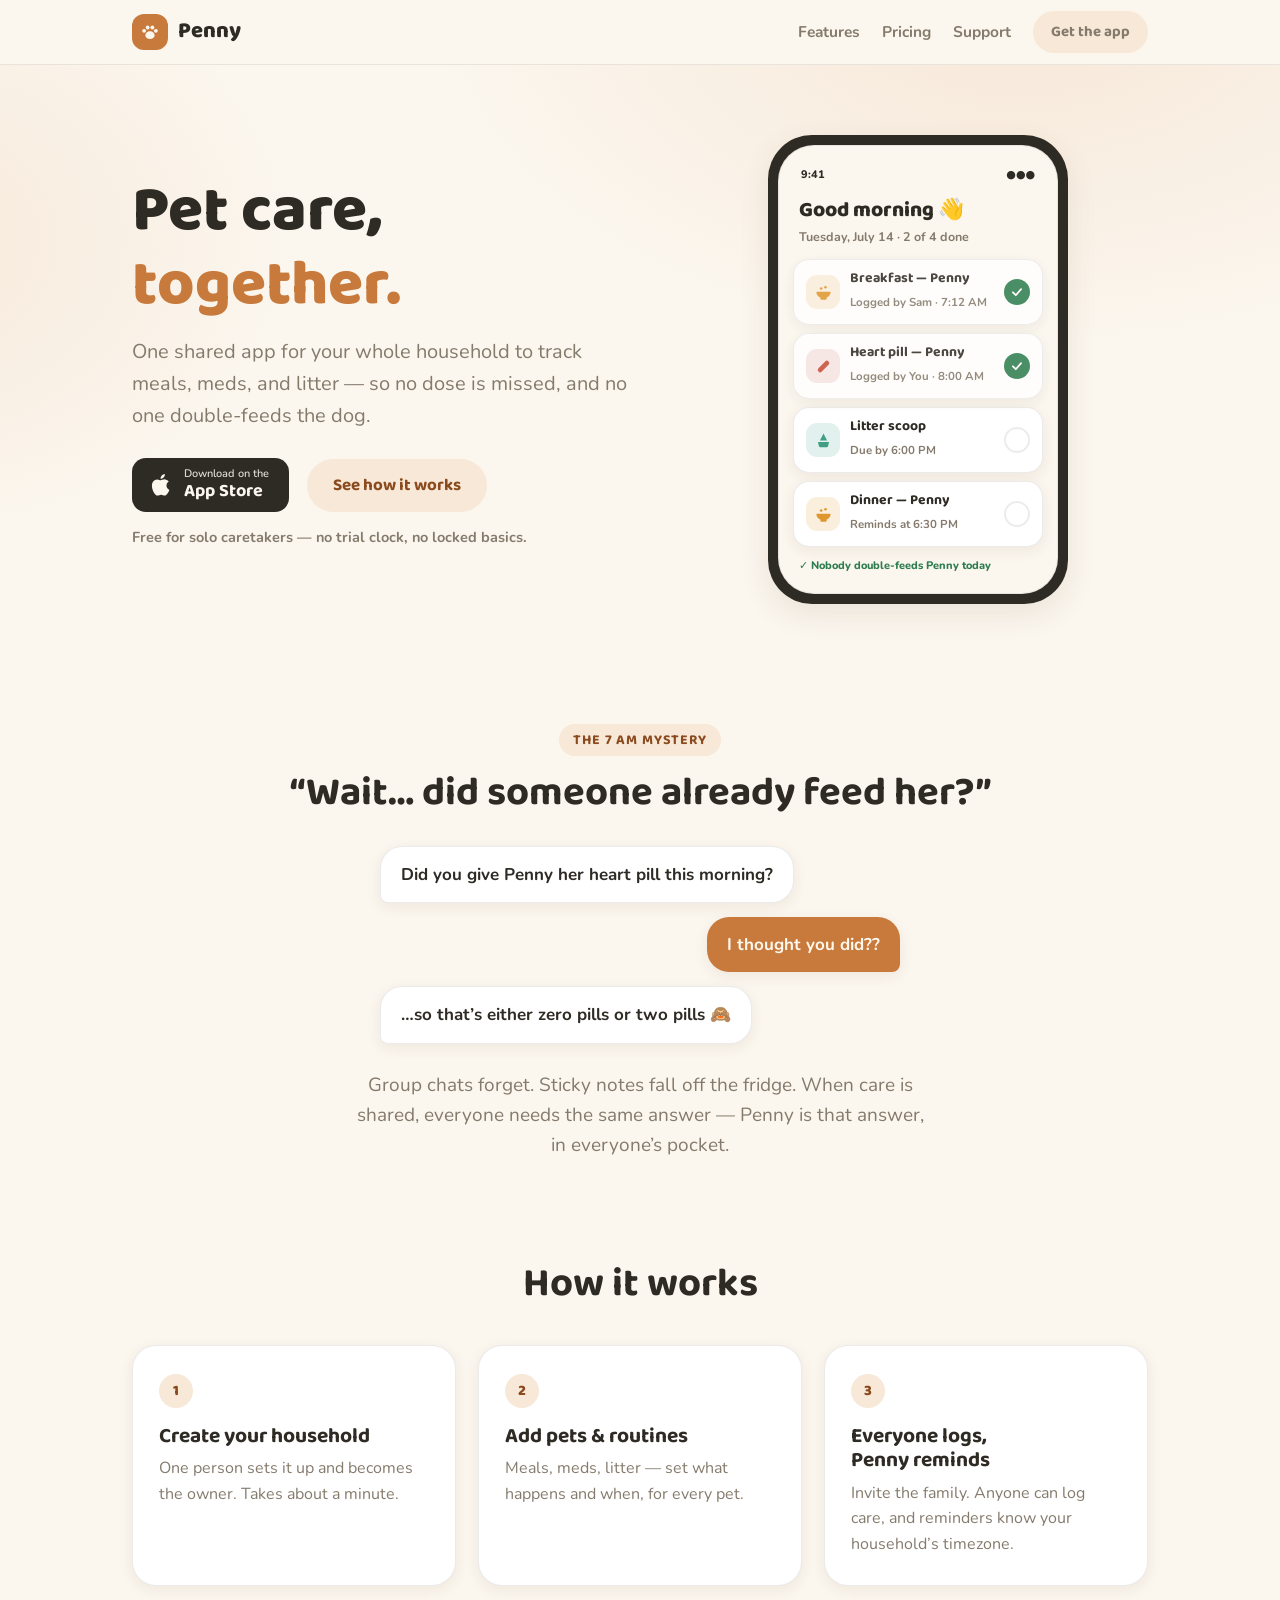
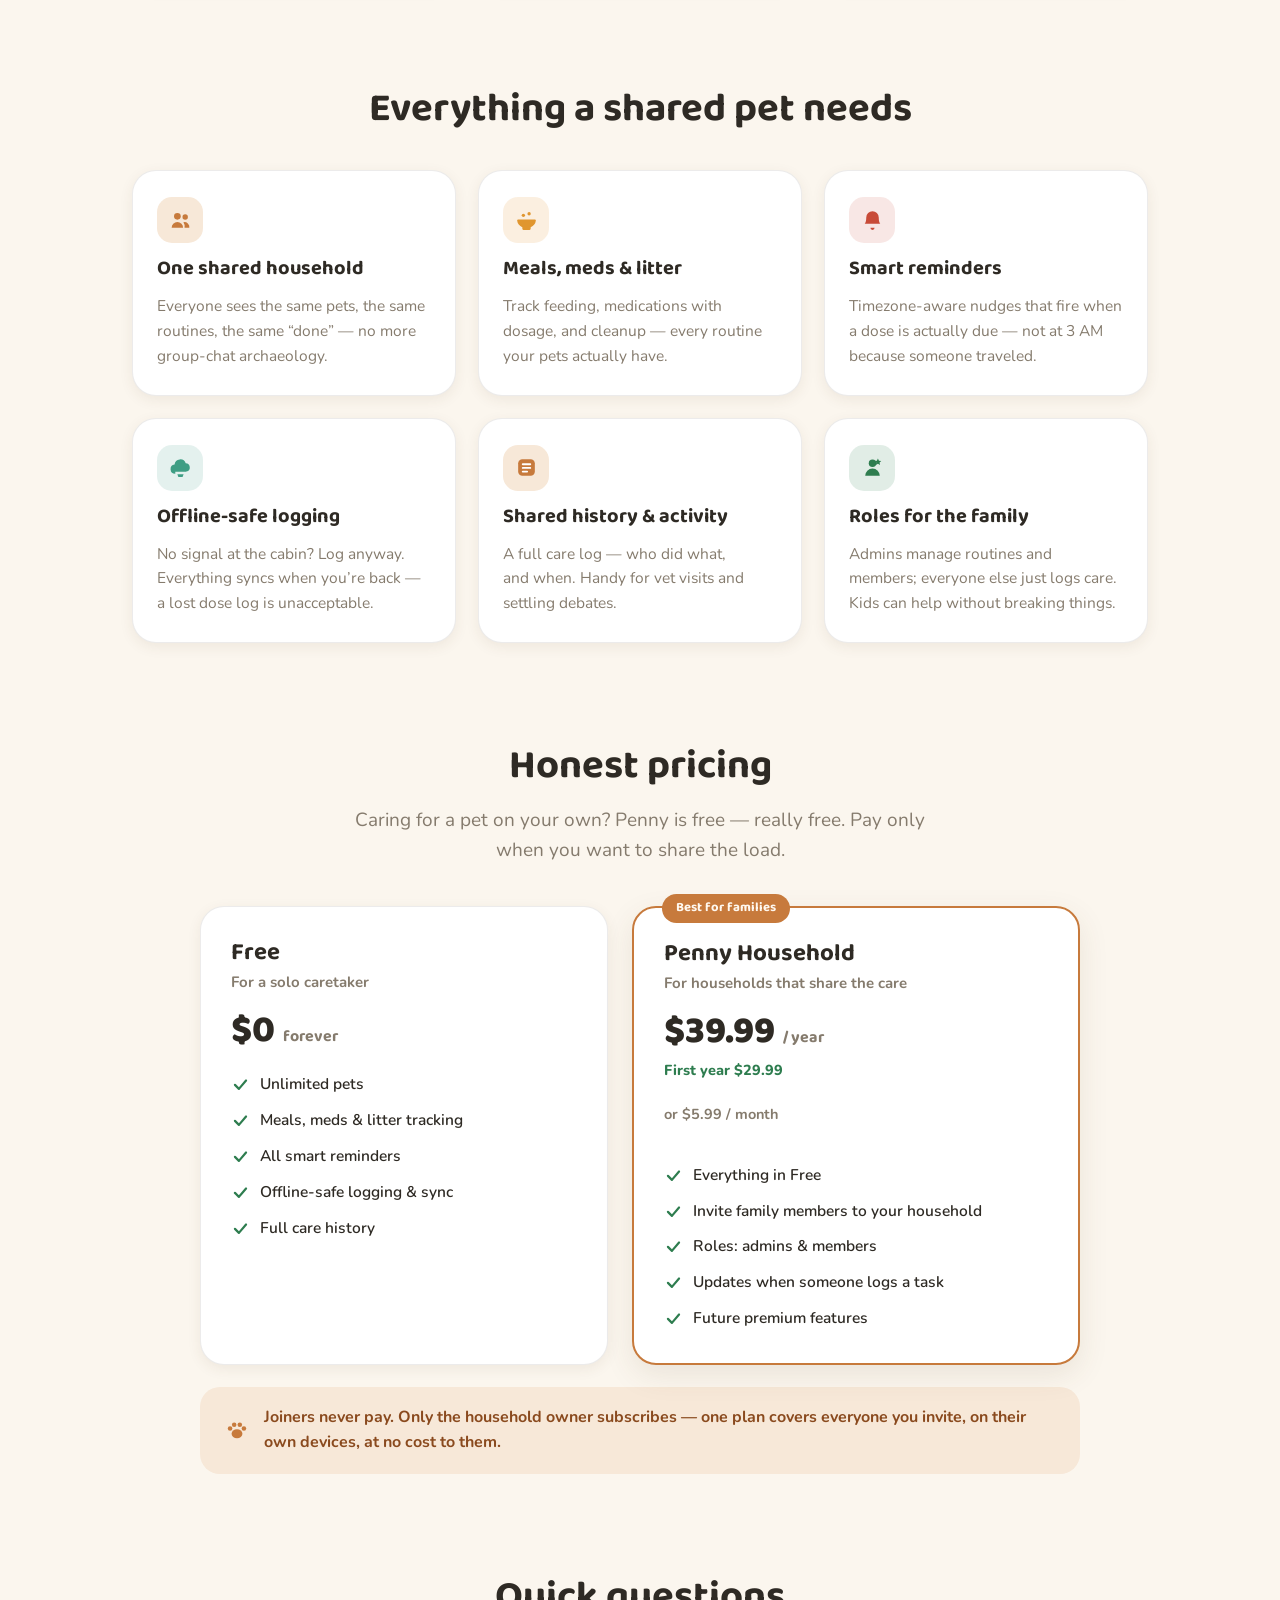
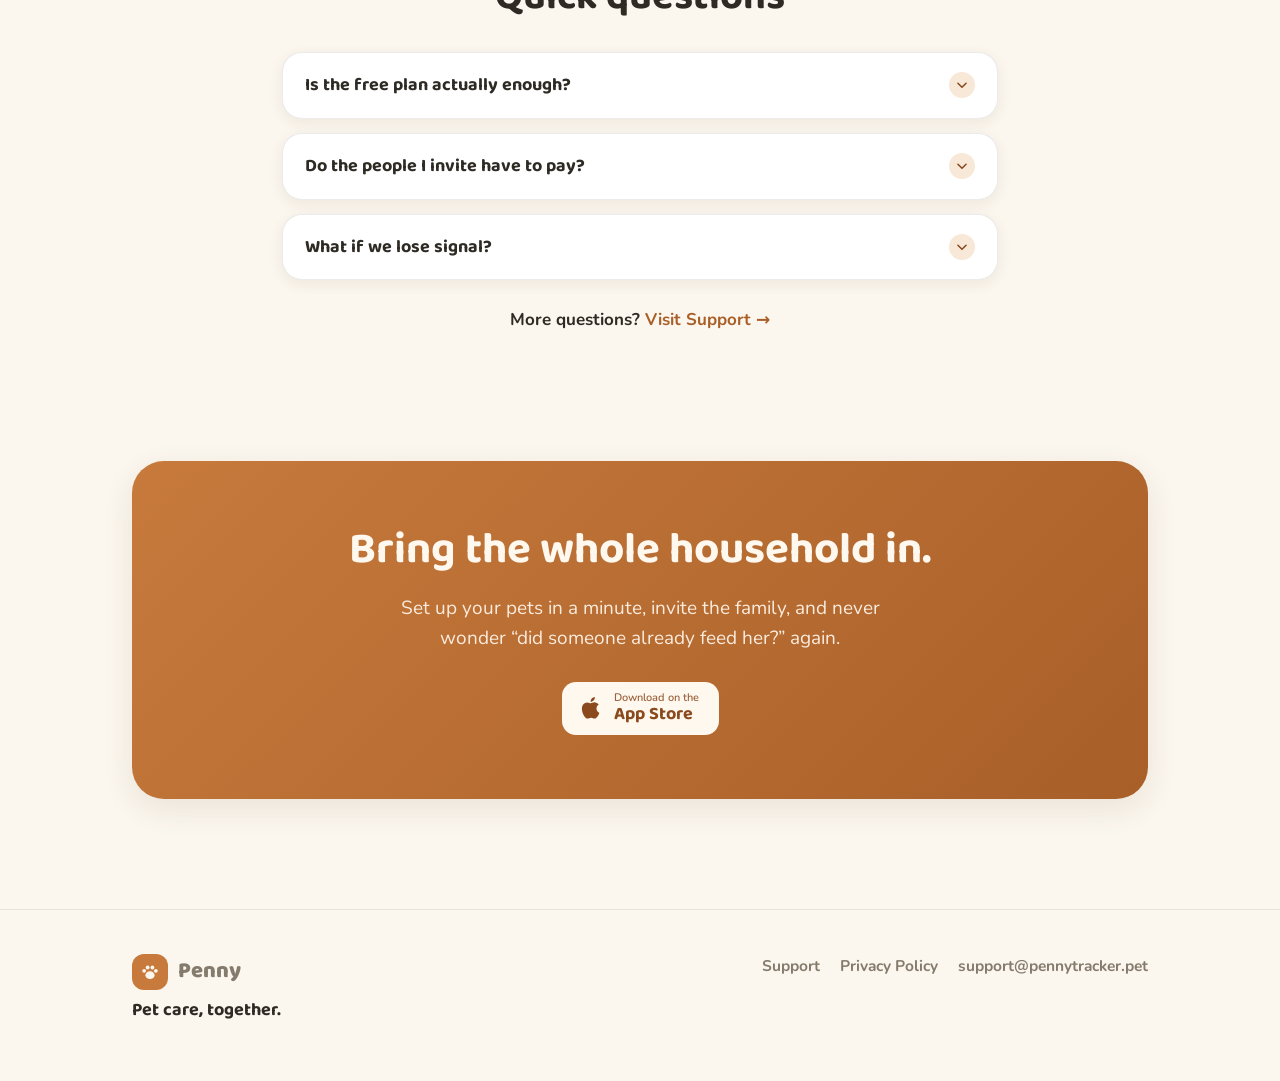
<file: index.html>
<!DOCTYPE html>
<html lang="en">
<head>
<meta charset="UTF-8">
<meta name="viewport" content="width=device-width, initial-scale=1.0">
<title>Penny — Pet care, together.</title>
<meta name="description" content="Penny is a shared pet-care app for households: track meals, meds, and litter together so no dose is missed and no one double-feeds the dog.">
<link rel="preconnect" href="https://fonts.googleapis.com">
<link rel="preconnect" href="https://fonts.gstatic.com" crossorigin="anonymous">
<link href="https://fonts.googleapis.com/css2?family=Baloo+2:wght@400;600;700;800&amp;family=Nunito:ital,wght@0,400;0,600;0,700;0,800;1,400&amp;display=swap" rel="stylesheet">
<link rel="stylesheet" href="penny.css">
<style>
.hero{position:relative;overflow:hidden;padding:70px 0 40px}
.hero::before{content:"";position:absolute;inset:0;background:radial-gradient(900px 520px at 80% -10%,var(--tint) 0%,transparent 65%),radial-gradient(700px 500px at -10% 30%,var(--tint) 0%,transparent 60%);pointer-events:none}
.hero .wrap{position:relative;display:grid;grid-template-columns:1.05fr .95fr;gap:48px;align-items:center}
.hero h1{font-size:clamp(42px,6.5vw,64px);font-weight:800;margin-bottom:14px}
.hero h1 em{font-style:normal;color:var(--copper)}
.hero .sub{font-size:20px;color:var(--soft);max-width:44ch;margin-bottom:26px}
.hero .cta-row{display:flex;align-items:center;gap:18px;flex-wrap:wrap}
.badge-appstore{display:inline-flex;align-items:center;gap:10px;background:var(--ink);color:var(--cream);border-radius:14px;padding:10px 20px 10px 16px;line-height:1.15}
.badge-appstore:hover{text-decoration:none;color:var(--cream);transform:translateY(-1px)}
.badge-appstore svg{width:26px;height:26px;fill:var(--cream)}
.badge-appstore .t{display:flex;flex-direction:column;text-align:left}
.badge-appstore .t small{font-size:11px;font-weight:600;opacity:.85}
.badge-appstore .t b{font-family:var(--font-display);font-size:18px;font-weight:700}
.hero-note{font-size:14.5px;color:var(--soft);font-weight:700;margin-top:14px}
/* phone mock */
.phone{width:300px;margin:0 auto;background:var(--ink);border-radius:44px;padding:10px;box-shadow:var(--shadow)}
.phone .screen{background:var(--cream);border-radius:36px;padding:20px 14px 18px;border:1px solid var(--line)}
.phone .stat{display:flex;justify-content:space-between;font-size:11px;font-weight:800;padding:0 8px 10px;color:var(--ink)}
.phone .greet{font-family:var(--font-display);font-weight:800;font-size:21px;padding:0 6px}
.phone .date{font-size:12.5px;color:var(--soft);font-weight:700;padding:0 6px;margin-bottom:12px}
.task{display:flex;align-items:center;gap:10px;background:var(--card);border:1px solid var(--line);border-radius:16px;padding:10px 12px;margin-bottom:8px;box-shadow:var(--shadow-sm)}
.task .glyph{width:34px;height:34px;border-radius:11px}
.task .glyph svg{width:19px;height:19px}
.task .tt{flex:1;min-width:0}
.task .tt b{display:block;font-family:var(--font-display);font-size:14px;font-weight:700;line-height:1.2}
.task .tt span{font-size:11.5px;color:var(--soft);font-weight:700}
.task .ck{width:26px;height:26px;border-radius:50%;flex-shrink:0;display:grid;place-items:center}
.task .ck.done{background:var(--good)}
.task .ck.done svg{width:14px;height:14px;stroke:#FFF;fill:none;stroke-width:3;stroke-linecap:round;stroke-linejoin:round}
.task .ck.todo{border:2px solid var(--line)}
.task.dim{opacity:.86}
.phone .logged{font-size:11px;font-weight:800;color:var(--good);padding:2px 6px 0}
/* problem */
.problem{padding:80px 0 10px;text-align:center}
.problem .bubble-row{display:flex;flex-direction:column;gap:14px;max-width:520px;margin:30px auto 26px}
.bubble{padding:14px 20px;border-radius:22px;font-weight:700;font-size:17px;box-shadow:var(--shadow-sm);max-width:85%}
.bubble.left{align-self:flex-start;background:var(--card);border:1px solid var(--line);border-bottom-left-radius:8px}
.bubble.right{align-self:flex-end;background:var(--copper);color:#FFF8EF;border-bottom-right-radius:8px}
.problem h2{font-size:clamp(28px,4.5vw,40px)}
.problem .sub{color:var(--soft);font-size:19px;max-width:52ch;margin:0 auto}
/* steps */
.steps{padding:90px 0 10px}
.steps h2{font-size:clamp(28px,4.5vw,40px);text-align:center}
.steps .grid{display:grid;grid-template-columns:repeat(3,1fr);gap:22px;margin-top:38px}
.step{padding:28px 26px;position:relative}
.step .num{font-family:var(--font-display);font-weight:800;font-size:15px;color:var(--copper-ink);background:var(--tint);width:34px;height:34px;border-radius:50%;display:grid;place-items:center;margin-bottom:16px}
.step h3{font-size:21px}
.step p{color:var(--soft);font-size:16px;margin:0}
/* features */
.features{padding:90px 0 10px}
.features h2{font-size:clamp(28px,4.5vw,40px);text-align:center}
.features .grid{display:grid;grid-template-columns:repeat(3,1fr);gap:22px;margin-top:38px}
.feat{padding:26px 24px;display:flex;flex-direction:column;gap:14px}
.feat h3{font-size:20px;margin:0}
.feat p{color:var(--soft);font-size:15.5px;margin:0}
/* pricing */
.pricing{padding:90px 0 10px}
.pricing h2{font-size:clamp(28px,4.5vw,40px);text-align:center}
.pricing .sub{text-align:center;color:var(--soft);font-size:19px;max-width:56ch;margin:0 auto}
.plans{display:grid;grid-template-columns:1fr 1.1fr;gap:24px;margin-top:40px;align-items:stretch;max-width:880px;margin-left:auto;margin-right:auto}
.plan{padding:32px 30px;display:flex;flex-direction:column}
.plan.hero-plan{border:2px solid var(--copper);box-shadow:var(--shadow);position:relative}
.plan .flag{position:absolute;top:-14px;left:28px;background:var(--copper);color:#FFF8EF;font-family:var(--font-display);font-weight:700;font-size:13px;padding:4px 14px;border-radius:999px}
.plan h3{font-size:24px;margin-bottom:4px}
.plan .who{color:var(--soft);font-weight:700;font-size:15px;margin-bottom:18px}
.plan .price{font-family:var(--font-display);font-weight:800;font-size:38px;line-height:1}
.plan .price small{font-size:16px;font-weight:700;color:var(--soft)}
.plan .intro{margin-top:8px;font-weight:800;font-size:14.5px;color:var(--good)}
.plan .alt{margin-top:6px;font-weight:700;font-size:14.5px;color:var(--soft)}
.plan ul{list-style:none;padding:0;margin:22px 0 0;display:flex;flex-direction:column;gap:11px}
.plan li{display:flex;gap:10px;align-items:flex-start;font-size:15.5px;font-weight:600}
.plan li svg{width:19px;height:19px;flex-shrink:0;margin-top:3px;stroke:var(--good);fill:none;stroke-width:2.8;stroke-linecap:round;stroke-linejoin:round}
.joiners{max-width:880px;margin:22px auto 0;background:var(--tint);border-radius:20px;padding:18px 24px;display:flex;gap:14px;align-items:center;font-weight:700;color:var(--copper-ink)}
.joiners svg{width:26px;height:26px;flex-shrink:0;fill:var(--copper)}
.joiners p{margin:0;font-size:16px}
/* faq teaser */
.faqteaser{padding:90px 0 10px;max-width:760px;margin:0 auto}
.faqteaser h2{font-size:clamp(28px,4.5vw,40px);text-align:center;margin-bottom:32px}
.faqteaser .more{text-align:center;margin-top:26px;font-weight:700}
/* closing cta */
.closing{padding:100px 0 20px;text-align:center}
.closing .inner{background:linear-gradient(135deg,var(--copper),var(--deep));border-radius:32px;padding:64px 30px;color:#FFF8EF;box-shadow:var(--shadow)}
@media (prefers-color-scheme:dark){.closing .inner{background:linear-gradient(135deg,#A85F28,#8A4A1E)}}
.closing h2{font-size:clamp(30px,5vw,44px);color:#FFF8EF}
.closing p{color:#FBEBDD;font-size:19px;max-width:46ch;margin:0 auto 28px}
.closing .badge-appstore{background:#FFF8EF;color:var(--copper-ink)}
.closing .badge-appstore svg{fill:var(--copper-ink)}
.closing .badge-appstore:hover{color:var(--copper-ink)}
@media (prefers-color-scheme:dark){.closing .badge-appstore{color:#8A4A1E}.closing .badge-appstore svg{fill:#8A4A1E}.closing .badge-appstore:hover{color:#8A4A1E}}
@media (max-width:860px){.hero .wrap{grid-template-columns:1fr;gap:44px;text-align:center}.hero .sub{margin-left:auto;margin-right:auto}.hero .cta-row{justify-content:center}.steps .grid,.features .grid{grid-template-columns:1fr}.plans{grid-template-columns:1fr}}
@media (min-width:861px) and (max-width:1024px){.features .grid{grid-template-columns:repeat(2,1fr)}}
</style>
</head>
<body>
<header class="site-header"><div class="wrap bar">
<a class="brand" href="./"><span class="mark"><svg viewBox="0 0 24 24"><ellipse cx="12" cy="15.5" rx="5" ry="4.2"></ellipse><circle cx="5.6" cy="10.7" r="2.1"></circle><circle cx="9.4" cy="7.1" r="2.1"></circle><circle cx="14.6" cy="7.1" r="2.1"></circle><circle cx="18.4" cy="10.7" r="2.1"></circle></svg></span>Penny</a>
<nav class="site-nav"><a href="#features">Features</a><a href="#pricing">Pricing</a><a href="support/">Support</a><a class="btn btn-soft" style="padding:9px 18px;font-size:15px" href="#download">Get the app</a></nav>
</div></header>

<section class="hero"><div class="wrap">
<div>
<h1>Pet care, <em>together.</em></h1>
<p class="sub">One shared app for your whole household to track meals, meds, and litter — so no dose is missed, and no one double-feeds the dog.</p>
<div class="cta-row" id="download">
<a class="badge-appstore" href="#"><svg viewBox="0 0 24 24"><path d="M17.05 12.54c-.03-2.5 2.04-3.7 2.13-3.76-1.16-1.7-2.97-1.93-3.61-1.96-1.54-.16-3 .9-3.78.9-.78 0-1.98-.88-3.26-.86-1.68.03-3.22.98-4.08 2.48-1.74 3.02-.44 7.49 1.25 9.94.83 1.2 1.82 2.55 3.12 2.5 1.25-.05 1.72-.81 3.23-.81 1.51 0 1.93.81 3.25.79 1.35-.03 2.2-1.22 3.02-2.43.95-1.39 1.34-2.74 1.36-2.81-.03-.01-2.61-1-2.63-3.98zM14.56 4.9c.69-.83 1.15-1.99 1.02-3.15-.99.04-2.18.66-2.89 1.49-.63.73-1.19 1.91-1.04 3.04 1.1.09 2.23-.56 2.91-1.38z"></path></svg><span class="t"><small>Download on the</small><b>App Store</b></span></a>
<a class="btn btn-soft" href="#how">See how it works</a>
</div>
<p class="hero-note">Free for solo caretakers — no trial clock, no locked basics.</p>
</div>
<div class="phone" aria-hidden="true"><div class="screen">
<div class="stat"><span>9:41</span><span>&#9679;&#9679;&#9679;</span></div>
<div class="greet">Good morning &#128075;</div>
<div class="date">Tuesday, July 14 &middot; 2 of 4 done</div>
<div class="task dim"><span class="glyph" style="background:color-mix(in srgb,var(--meals) 16%,transparent)"><svg viewBox="0 0 24 24" fill="var(--meals)"><path d="M4 11h16a1 1 0 0 1 1 1 8 8 0 0 1-5 6.4V20a1 1 0 0 1-1 1H9a1 1 0 0 1-1-1v-1.6A8 8 0 0 1 3 12a1 1 0 0 1 1-1Z"></path><circle cx="9" cy="7" r="1.6"></circle><circle cx="14.5" cy="5.5" r="1.6"></circle></svg></span><span class="tt"><b>Breakfast — Penny</b><span>Logged by Sam &middot; 7:12 AM</span></span><span class="ck done"><svg viewBox="0 0 24 24"><path d="M5 12.5 10 17.5 19 7"></path></svg></span></div>
<div class="task dim"><span class="glyph" style="background:color-mix(in srgb,var(--meds) 14%,transparent)"><svg viewBox="0 0 24 24" fill="var(--meds)"><rect x="3" y="9" width="18" height="6" rx="3" transform="rotate(-45 12 12)"></rect></svg></span><span class="tt"><b>Heart pill — Penny</b><span>Logged by You &middot; 8:00 AM</span></span><span class="ck done"><svg viewBox="0 0 24 24"><path d="M5 12.5 10 17.5 19 7"></path></svg></span></div>
<div class="task"><span class="glyph" style="background:color-mix(in srgb,var(--clean) 15%,transparent)"><svg viewBox="0 0 24 24" fill="var(--clean)"><path d="M5 14h14l-1.2 5a2 2 0 0 1-2 1.6H8.2a2 2 0 0 1-2-1.6L5 14Z"></path><path d="M12 3l4.5 9h-9L12 3Z"></path></svg></span><span class="tt"><b>Litter scoop</b><span>Due by 6:00 PM</span></span><span class="ck todo"></span></div>
<div class="task"><span class="glyph" style="background:color-mix(in srgb,var(--meals) 16%,transparent)"><svg viewBox="0 0 24 24" fill="var(--meals)"><path d="M4 11h16a1 1 0 0 1 1 1 8 8 0 0 1-5 6.4V20a1 1 0 0 1-1 1H9a1 1 0 0 1-1-1v-1.6A8 8 0 0 1 3 12a1 1 0 0 1 1-1Z"></path><circle cx="9" cy="7" r="1.6"></circle><circle cx="14.5" cy="5.5" r="1.6"></circle></svg></span><span class="tt"><b>Dinner — Penny</b><span>Reminds at 6:30 PM</span></span><span class="ck todo"></span></div>
<div class="logged">&#10003; Nobody double-feeds Penny today</div>
</div></div>
</div></section>

<section class="problem"><div class="wrap">
<span class="kicker">The 7 AM mystery</span>
<h2>&ldquo;Wait&hellip; did someone already feed her?&rdquo;</h2>
<div class="bubble-row">
<div class="bubble left">Did you give Penny her heart pill this morning?</div>
<div class="bubble right">I thought you did??</div>
<div class="bubble left">&hellip;so that&rsquo;s either zero pills or two pills &#128584;</div>
</div>
<p class="sub">Group chats forget. Sticky notes fall off the fridge. When care is shared, everyone needs the same answer — Penny is that answer, in everyone&rsquo;s pocket.</p>
</div></section>

<section class="steps" id="how"><div class="wrap">
<h2>How it works</h2>
<div class="grid">
<div class="card step"><span class="num">1</span><h3>Create your household</h3><p>One person sets it up and becomes the owner. Takes about a minute.</p></div>
<div class="card step"><span class="num">2</span><h3>Add pets &amp; routines</h3><p>Meals, meds, litter — set what happens and when, for every pet.</p></div>
<div class="card step"><span class="num">3</span><h3>Everyone logs, Penny reminds</h3><p>Invite the family. Anyone can log care, and reminders know your household&rsquo;s timezone.</p></div>
</div>
</div></section>

<section class="features" id="features"><div class="wrap">
<h2>Everything a shared pet needs</h2>
<div class="grid">
<div class="card feat"><span class="glyph" style="background:var(--tint)"><svg viewBox="0 0 24 24" fill="var(--copper)"><circle cx="9" cy="8" r="3.2"></circle><path d="M3.5 19a5.5 5.5 0 0 1 11 0Z"></path><circle cx="16.5" cy="8.6" r="2.6"></circle><path d="M14.8 13.6a4.8 4.8 0 0 1 5.7 5.4h-4.6a6.9 6.9 0 0 0-1.1-5.4Z"></path></svg></span><h3>One shared household</h3><p>Everyone sees the same pets, the same routines, the same &ldquo;done&rdquo; — no more group-chat archaeology.</p></div>
<div class="card feat"><span class="glyph" style="background:color-mix(in srgb,var(--meals) 15%,transparent)"><svg viewBox="0 0 24 24" fill="var(--meals)"><path d="M4 11h16a1 1 0 0 1 1 1 8 8 0 0 1-5 6.4V20a1 1 0 0 1-1 1H9a1 1 0 0 1-1-1v-1.6A8 8 0 0 1 3 12a1 1 0 0 1 1-1Z"></path><circle cx="9" cy="7" r="1.6"></circle><circle cx="14.5" cy="5.5" r="1.6"></circle></svg></span><h3>Meals, meds &amp; litter</h3><p>Track feeding, medications with dosage, and cleanup — every routine your pets actually have.</p></div>
<div class="card feat"><span class="glyph" style="background:color-mix(in srgb,var(--meds) 13%,transparent)"><svg viewBox="0 0 24 24" fill="var(--meds)"><path d="M6 9a6 6 0 0 1 12 0c0 5 1.5 6 1.5 6H4.5S6 14 6 9Z"></path><path d="M10 19a2 2 0 0 0 4 0Z"></path></svg></span><h3>Smart reminders</h3><p>Timezone-aware nudges that fire when a dose is actually due — not at 3 AM because someone traveled.</p></div>
<div class="card feat"><span class="glyph" style="background:color-mix(in srgb,var(--clean) 14%,transparent)"><svg viewBox="0 0 24 24" fill="var(--clean)"><path d="M7 18a4.5 4.5 0 0 1-.7-8.95A5.5 5.5 0 0 1 17 8a4 4 0 0 1 .8 7.9L17 16H7Z"></path><path d="M9 18.5h6l-1 2.5h-4l-1-2.5Z"></path></svg></span><h3>Offline-safe logging</h3><p>No signal at the cabin? Log anyway. Everything syncs when you&rsquo;re back — a lost dose log is unacceptable.</p></div>
<div class="card feat"><span class="glyph" style="background:var(--tint)"><svg viewBox="0 0 24 24" fill="var(--copper)"><rect x="4" y="4" width="16" height="16" rx="4"></rect><rect x="7.5" y="8" width="9" height="1.8" rx=".9" fill="var(--card)"></rect><rect x="7.5" y="11.5" width="9" height="1.8" rx=".9" fill="var(--card)"></rect><rect x="7.5" y="15" width="6" height="1.8" rx=".9" fill="var(--card)"></rect></svg></span><h3>Shared history &amp; activity</h3><p>A full care log — who did what, and when. Handy for vet visits and settling debates.</p></div>
<div class="card feat"><span class="glyph" style="background:color-mix(in srgb,var(--good) 14%,transparent)"><svg viewBox="0 0 24 24" fill="var(--good)"><circle cx="12" cy="8" r="3.6"></circle><path d="M5 20a7 7 0 0 1 14 0Z"></path><path d="M17.2 3.4l1 2 2.2.3-1.6 1.6.4 2.2-2-1-2 1 .4-2.2-1.6-1.6 2.2-.3 1-2Z"></path></svg></span><h3>Roles for the family</h3><p>Admins manage routines and members; everyone else just logs care. Kids can help without breaking things.</p></div>
</div>
</div></section>

<section class="pricing" id="pricing"><div class="wrap">
<h2>Honest pricing</h2>
<p class="sub">Caring for a pet on your own? Penny is free — really free. Pay only when you want to share the load.</p>
<div class="plans">
<div class="card plan">
<h3>Free</h3><p class="who">For a solo caretaker</p>
<div class="price">$0 <small>forever</small></div>
<ul>
<li><svg viewBox="0 0 24 24"><path d="M5 12.5 10 17.5 19 7"></path></svg>Unlimited pets</li>
<li><svg viewBox="0 0 24 24"><path d="M5 12.5 10 17.5 19 7"></path></svg>Meals, meds &amp; litter tracking</li>
<li><svg viewBox="0 0 24 24"><path d="M5 12.5 10 17.5 19 7"></path></svg>All smart reminders</li>
<li><svg viewBox="0 0 24 24"><path d="M5 12.5 10 17.5 19 7"></path></svg>Offline-safe logging &amp; sync</li>
<li><svg viewBox="0 0 24 24"><path d="M5 12.5 10 17.5 19 7"></path></svg>Full care history</li>
</ul>
</div>
<div class="card plan hero-plan">
<span class="flag">Best for families</span>
<h3>Penny Household</h3><p class="who">For households that share the care</p>
<div class="price">$39.99 <small>/ year</small></div>
<p class="intro">First year $29.99</p>
<p class="alt">or $5.99 / month</p>
<ul>
<li><svg viewBox="0 0 24 24"><path d="M5 12.5 10 17.5 19 7"></path></svg>Everything in Free</li>
<li><svg viewBox="0 0 24 24"><path d="M5 12.5 10 17.5 19 7"></path></svg>Invite family members to your household</li>
<li><svg viewBox="0 0 24 24"><path d="M5 12.5 10 17.5 19 7"></path></svg>Roles: admins &amp; members</li>
<li><svg viewBox="0 0 24 24"><path d="M5 12.5 10 17.5 19 7"></path></svg>Updates when someone logs a task</li>
<li><svg viewBox="0 0 24 24"><path d="M5 12.5 10 17.5 19 7"></path></svg>Future premium features</li>
</ul>
</div>
</div>
<div class="joiners"><svg viewBox="0 0 24 24"><ellipse cx="12" cy="15.5" rx="5" ry="4.2"></ellipse><circle cx="5.6" cy="10.7" r="2.1"></circle><circle cx="9.4" cy="7.1" r="2.1"></circle><circle cx="14.6" cy="7.1" r="2.1"></circle><circle cx="18.4" cy="10.7" r="2.1"></circle></svg><p><b>Joiners never pay.</b> Only the household owner subscribes — one plan covers everyone you invite, on their own devices, at no cost to them.</p></div>
</div></section>

<section class="faqteaser"><div class="wrap narrow">
<h2>Quick questions</h2>
<details class="faq"><summary>Is the free plan actually enough?<span class="chev"><svg viewBox="0 0 24 24"><path d="M5 9l7 7 7-7"></path></svg></span></summary><div class="body"><p>Yes — if you&rsquo;re the only caretaker, it&rsquo;s the complete product: unlimited pets, all reminders, logging, offline sync, and full history. You only need Penny Household to share with others.</p></div></details>
<details class="faq"><summary>Do the people I invite have to pay?<span class="chev"><svg viewBox="0 0 24 24"><path d="M5 9l7 7 7-7"></path></svg></span></summary><div class="body"><p>No. Only the household owner subscribes, and that covers every member they invite.</p></div></details>
<details class="faq"><summary>What if we lose signal?<span class="chev"><svg viewBox="0 0 24 24"><path d="M5 9l7 7 7-7"></path></svg></span></summary><div class="body"><p>Penny works offline. Logs are saved on your device and sync automatically when you&rsquo;re back online — nothing gets lost.</p></div></details>
<p class="more">More questions? <a href="support/">Visit Support &rarr;</a></p>
</div></section>

<section class="closing"><div class="wrap"><div class="inner">
<h2>Bring the whole household in.</h2>
<p>Set up your pets in a minute, invite the family, and never wonder &ldquo;did someone already feed her?&rdquo; again.</p>
<a class="badge-appstore" href="#"><svg viewBox="0 0 24 24"><path d="M17.05 12.54c-.03-2.5 2.04-3.7 2.13-3.76-1.16-1.7-2.97-1.93-3.61-1.96-1.54-.16-3 .9-3.78.9-.78 0-1.98-.88-3.26-.86-1.68.03-3.22.98-4.08 2.48-1.74 3.02-.44 7.49 1.25 9.94.83 1.2 1.82 2.55 3.12 2.5 1.25-.05 1.72-.81 3.23-.81 1.51 0 1.93.81 3.25.79 1.35-.03 2.2-1.22 3.02-2.43.95-1.39 1.34-2.74 1.36-2.81-.03-.01-2.61-1-2.63-3.98zM14.56 4.9c.69-.83 1.15-1.99 1.02-3.15-.99.04-2.18.66-2.89 1.49-.63.73-1.19 1.91-1.04 3.04 1.1.09 2.23-.56 2.91-1.38z"></path></svg><span class="t"><small>Download on the</small><b>App Store</b></span></a>
</div></div></section>

<footer class="site-footer"><div class="wrap cols">
<div><a class="brand" href="./"><span class="mark"><svg viewBox="0 0 24 24"><ellipse cx="12" cy="15.5" rx="5" ry="4.2"></ellipse><circle cx="5.6" cy="10.7" r="2.1"></circle><circle cx="9.4" cy="7.1" r="2.1"></circle><circle cx="14.6" cy="7.1" r="2.1"></circle><circle cx="18.4" cy="10.7" r="2.1"></circle></svg></span>Penny</a><p class="tag">Pet care, together.</p></div>
<nav><a href="support/">Support</a><a href="privacy/">Privacy Policy</a><a href="mailto:support@pennytracker.pet">support@pennytracker.pet</a></nav>
</div></footer>
</body>
</html>
</file>
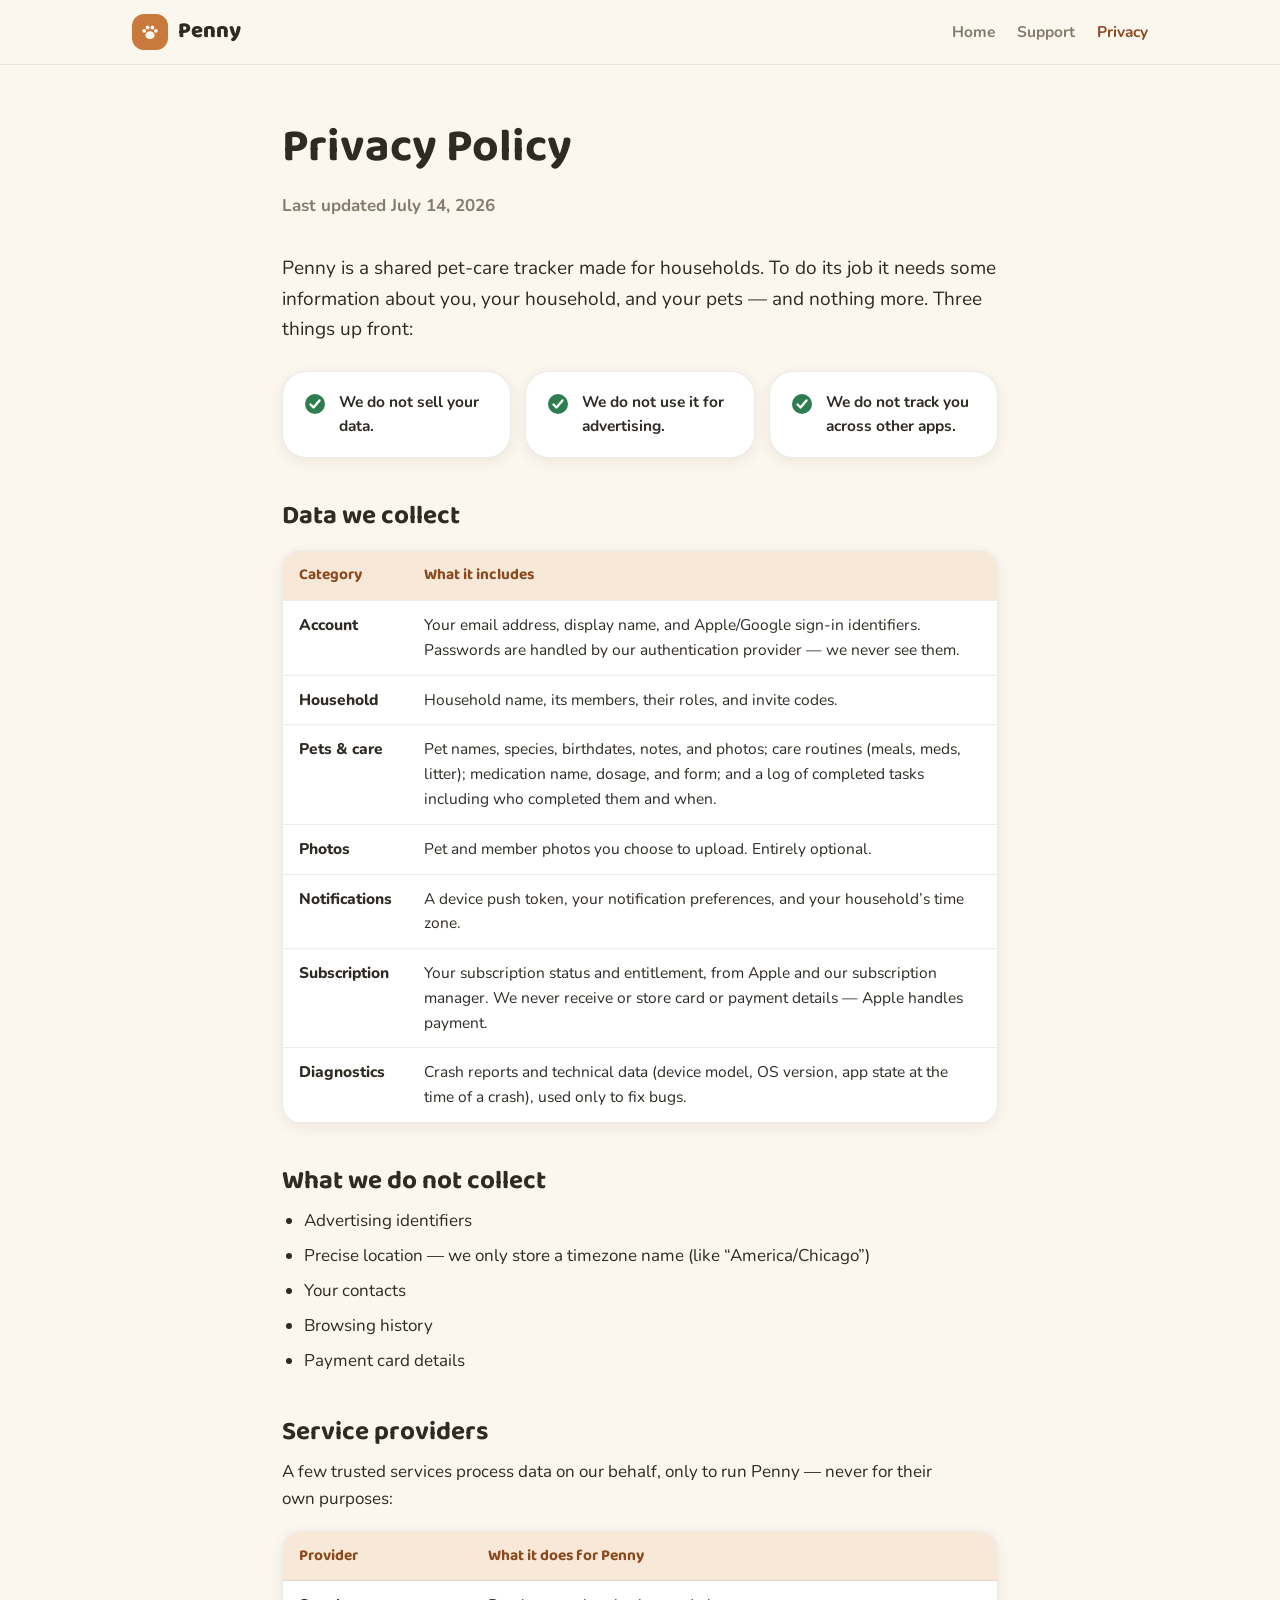
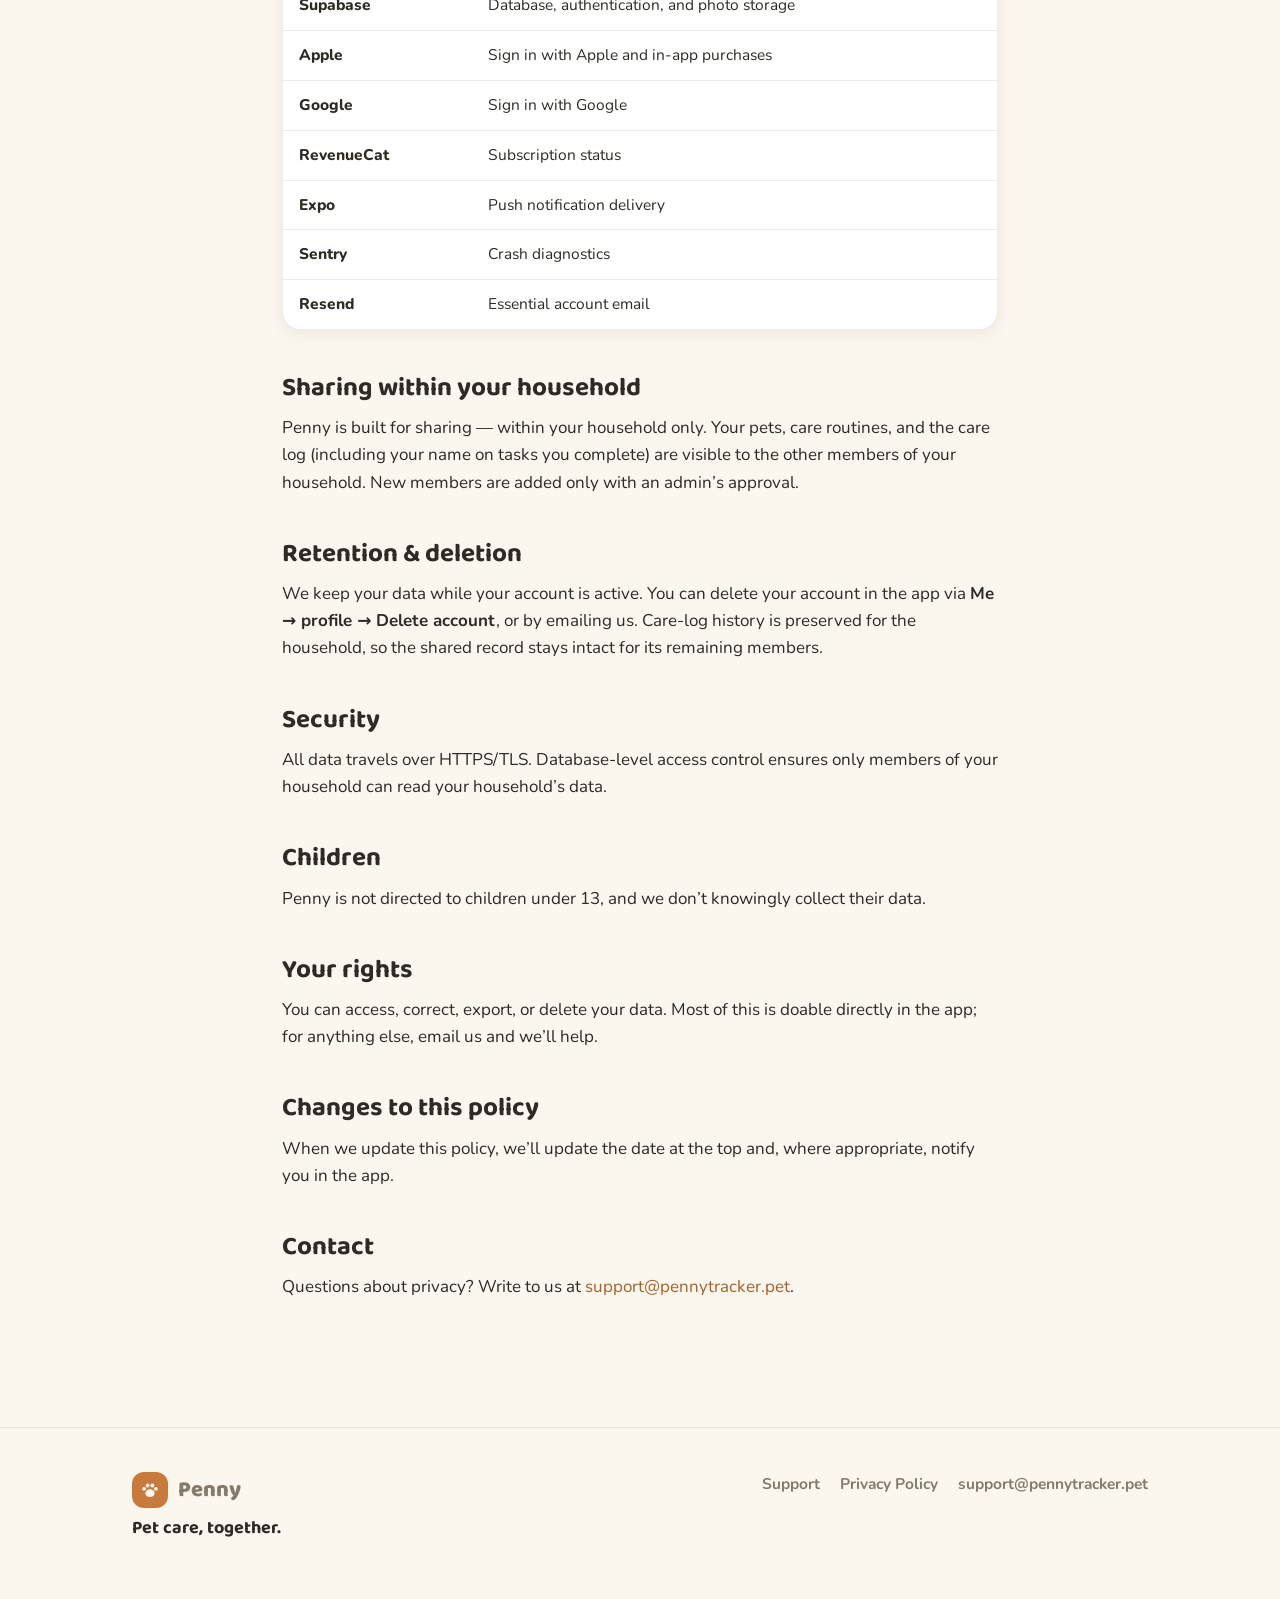
<file: privacy/index.html>
<!DOCTYPE html>
<html lang="en">
<head>
<meta charset="UTF-8">
<meta name="viewport" content="width=device-width, initial-scale=1.0">
<title>Privacy Policy — Penny</title>
<meta name="description" content="Penny's privacy policy: what we collect, what we never collect, and how your household's data is handled.">
<link rel="preconnect" href="https://fonts.googleapis.com">
<link rel="preconnect" href="https://fonts.gstatic.com" crossorigin="anonymous">
<link href="https://fonts.googleapis.com/css2?family=Baloo+2:wght@400;600;700;800&amp;family=Nunito:ital,wght@0,400;0,600;0,700;0,800;1,400&amp;display=swap" rel="stylesheet">
<link rel="stylesheet" href="../penny.css">
<style>
.promises{display:grid;grid-template-columns:repeat(3,1fr);gap:14px;margin:26px 0 10px}
.promise{padding:18px 20px;display:flex;gap:12px;align-items:flex-start;font-weight:700;font-size:15.5px}
.promise svg{width:24px;height:24px;flex-shrink:0;margin-top:2px}
@media (max-width:700px){.promises{grid-template-columns:1fr}}
</style>
</head>
<body>
<header class="site-header"><div class="wrap bar">
<a class="brand" href="../"><span class="mark"><svg viewBox="0 0 24 24"><ellipse cx="12" cy="15.5" rx="5" ry="4.2"></ellipse><circle cx="5.6" cy="10.7" r="2.1"></circle><circle cx="9.4" cy="7.1" r="2.1"></circle><circle cx="14.6" cy="7.1" r="2.1"></circle><circle cx="18.4" cy="10.7" r="2.1"></circle></svg></span>Penny</a>
<nav class="site-nav"><a href="../">Home</a><a href="../support/">Support</a><a class="active" href="./">Privacy</a></nav>
</div></header>

<main class="doc"><div class="wrap narrow">
<h1>Privacy Policy</h1>
<p class="updated">Last updated July 14, 2026</p>

<p class="lead">Penny is a shared pet-care tracker made for households. To do its job it needs some information about you, your household, and your pets — and nothing more. Three things up front:</p>
<div class="promises">
<div class="card promise"><svg viewBox="0 0 24 24" fill="var(--good)"><circle cx="12" cy="12" r="10"></circle><path d="M7.5 12.5 10.5 15.5 16.5 8.5" fill="none" stroke="var(--card)" stroke-width="2.4" stroke-linecap="round" stroke-linejoin="round"></path></svg>We do not sell your data.</div>
<div class="card promise"><svg viewBox="0 0 24 24" fill="var(--good)"><circle cx="12" cy="12" r="10"></circle><path d="M7.5 12.5 10.5 15.5 16.5 8.5" fill="none" stroke="var(--card)" stroke-width="2.4" stroke-linecap="round" stroke-linejoin="round"></path></svg>We do not use it for advertising.</div>
<div class="card promise"><svg viewBox="0 0 24 24" fill="var(--good)"><circle cx="12" cy="12" r="10"></circle><path d="M7.5 12.5 10.5 15.5 16.5 8.5" fill="none" stroke="var(--card)" stroke-width="2.4" stroke-linecap="round" stroke-linejoin="round"></path></svg>We do not track you across other apps.</div>
</div>

<h2>Data we collect</h2>
<div class="table-scroll"><table class="data">
<thead><tr><th>Category</th><th>What it includes</th></tr></thead>
<tbody>
<tr><td>Account</td><td>Your email address, display name, and Apple/Google sign-in identifiers. Passwords are handled by our authentication provider — we never see them.</td></tr>
<tr><td>Household</td><td>Household name, its members, their roles, and invite codes.</td></tr>
<tr><td>Pets &amp; care</td><td>Pet names, species, birthdates, notes, and photos; care routines (meals, meds, litter); medication name, dosage, and form; and a log of completed tasks including who completed them and when.</td></tr>
<tr><td>Photos</td><td>Pet and member photos you choose to upload. Entirely optional.</td></tr>
<tr><td>Notifications</td><td>A device push token, your notification preferences, and your household&rsquo;s time zone.</td></tr>
<tr><td>Subscription</td><td>Your subscription status and entitlement, from Apple and our subscription manager. We never receive or store card or payment details — Apple handles payment.</td></tr>
<tr><td>Diagnostics</td><td>Crash reports and technical data (device model, OS version, app state at the time of a crash), used only to fix bugs.</td></tr>
</tbody>
</table></div>

<h2>What we do not collect</h2>
<ul>
<li>Advertising identifiers</li>
<li>Precise location — we only store a timezone name (like &ldquo;America/Chicago&rdquo;)</li>
<li>Your contacts</li>
<li>Browsing history</li>
<li>Payment card details</li>
</ul>

<h2>Service providers</h2>
<p>A few trusted services process data on our behalf, only to run Penny — never for their own purposes:</p>
<div class="table-scroll"><table class="data">
<thead><tr><th>Provider</th><th>What it does for Penny</th></tr></thead>
<tbody>
<tr><td>Supabase</td><td>Database, authentication, and photo storage</td></tr>
<tr><td>Apple</td><td>Sign in with Apple and in-app purchases</td></tr>
<tr><td>Google</td><td>Sign in with Google</td></tr>
<tr><td>RevenueCat</td><td>Subscription status</td></tr>
<tr><td>Expo</td><td>Push notification delivery</td></tr>
<tr><td>Sentry</td><td>Crash diagnostics</td></tr>
<tr><td>Resend</td><td>Essential account email</td></tr>
</tbody>
</table></div>

<h2>Sharing within your household</h2>
<p>Penny is built for sharing — within your household only. Your pets, care routines, and the care log (including your name on tasks you complete) are visible to the other members of your household. New members are added only with an admin&rsquo;s approval.</p>

<h2>Retention &amp; deletion</h2>
<p>We keep your data while your account is active. You can delete your account in the app via <b>Me &rarr; profile &rarr; Delete account</b>, or by emailing us. Care-log history is preserved for the household, so the shared record stays intact for its remaining members.</p>

<h2>Security</h2>
<p>All data travels over HTTPS/TLS. Database-level access control ensures only members of your household can read your household&rsquo;s data.</p>

<h2>Children</h2>
<p>Penny is not directed to children under 13, and we don&rsquo;t knowingly collect their data.</p>

<h2>Your rights</h2>
<p>You can access, correct, export, or delete your data. Most of this is doable directly in the app; for anything else, email us and we&rsquo;ll help.</p>

<h2>Changes to this policy</h2>
<p>When we update this policy, we&rsquo;ll update the date at the top and, where appropriate, notify you in the app.</p>

<h2>Contact</h2>
<p>Questions about privacy? Write to us at <a href="mailto:support@pennytracker.pet">support@pennytracker.pet</a>.</p>
</div></main>

<footer class="site-footer"><div class="wrap cols">
<div><a class="brand" href="../"><span class="mark"><svg viewBox="0 0 24 24"><ellipse cx="12" cy="15.5" rx="5" ry="4.2"></ellipse><circle cx="5.6" cy="10.7" r="2.1"></circle><circle cx="9.4" cy="7.1" r="2.1"></circle><circle cx="14.6" cy="7.1" r="2.1"></circle><circle cx="18.4" cy="10.7" r="2.1"></circle></svg></span>Penny</a><p class="tag">Pet care, together.</p></div>
<nav><a href="../support/">Support</a><a href="./">Privacy Policy</a><a href="mailto:support@pennytracker.pet">support@pennytracker.pet</a></nav>
</div></footer>
</body>
</html>
</file>
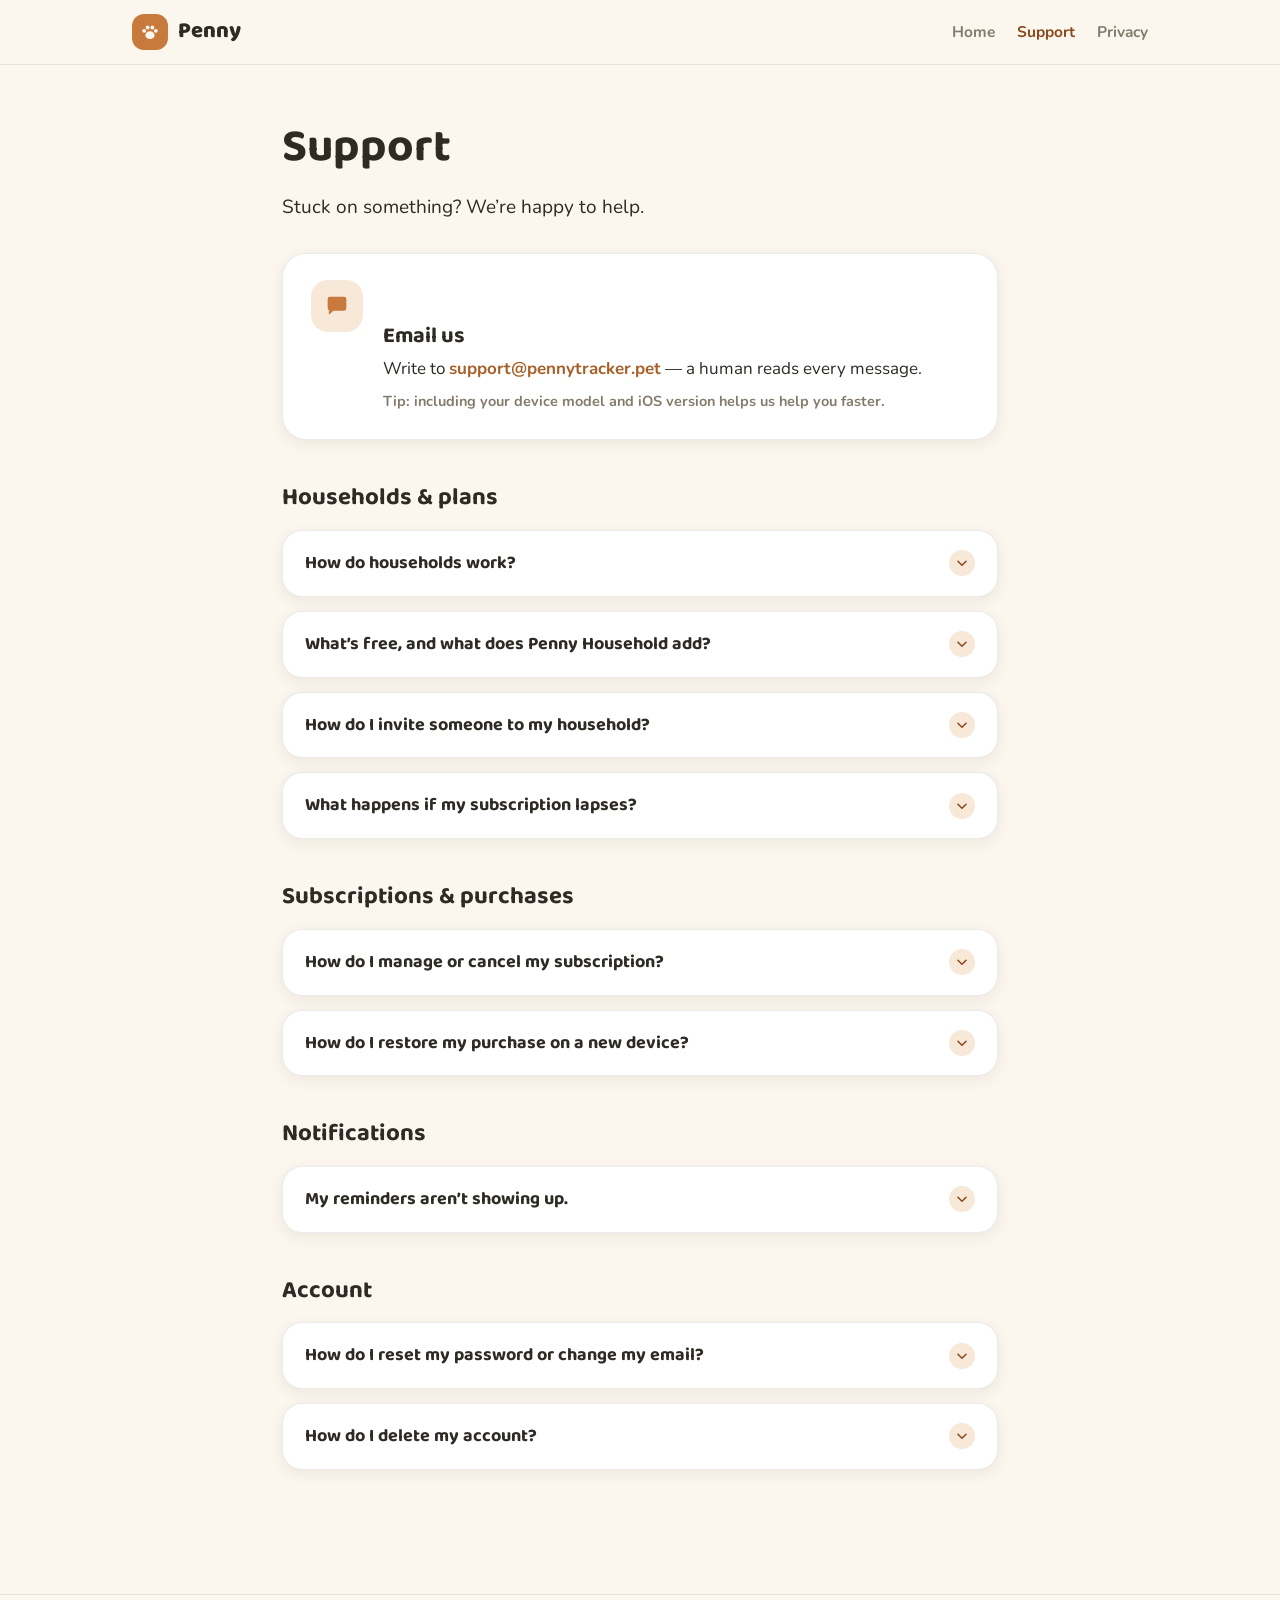
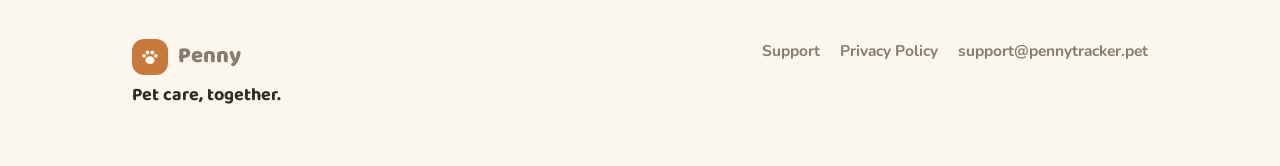
<file: support/index.html>
<!DOCTYPE html>
<html lang="en">
<head>
<meta charset="UTF-8">
<meta name="viewport" content="width=device-width, initial-scale=1.0">
<title>Support — Penny</title>
<meta name="description" content="Get help with Penny: households, subscriptions, notifications, account management, and more.">
<link rel="preconnect" href="https://fonts.googleapis.com">
<link rel="preconnect" href="https://fonts.gstatic.com" crossorigin="anonymous">
<link href="https://fonts.googleapis.com/css2?family=Baloo+2:wght@400;600;700;800&amp;family=Nunito:ital,wght@0,400;0,600;0,700;0,800;1,400&amp;display=swap" rel="stylesheet">
<link rel="stylesheet" href="../penny.css">
<style>
.contact{display:flex;gap:20px;align-items:flex-start;padding:26px 28px;margin:30px 0 44px}
.contact .glyph{width:52px;height:52px;border-radius:17px;background:var(--tint)}
.contact .glyph svg{width:28px;height:28px;fill:var(--copper)}
.contact h2{font-size:22px;margin-bottom:6px}
.contact p{margin-bottom:8px}
.contact .tip{font-size:14.5px;color:var(--soft);font-weight:700;margin:0}
.faq-group{margin-top:38px}
.faq-group h2{font-size:24px;margin-bottom:18px}
kbd{font-family:var(--font-body);font-weight:800;background:var(--tint);color:var(--copper-ink);border-radius:8px;padding:1px 8px;font-size:.9em;white-space:nowrap}
</style>
</head>
<body>
<header class="site-header"><div class="wrap bar">
<a class="brand" href="../"><span class="mark"><svg viewBox="0 0 24 24"><ellipse cx="12" cy="15.5" rx="5" ry="4.2"></ellipse><circle cx="5.6" cy="10.7" r="2.1"></circle><circle cx="9.4" cy="7.1" r="2.1"></circle><circle cx="14.6" cy="7.1" r="2.1"></circle><circle cx="18.4" cy="10.7" r="2.1"></circle></svg></span>Penny</a>
<nav class="site-nav"><a href="../">Home</a><a class="active" href="./">Support</a><a href="../privacy/">Privacy</a></nav>
</div></header>

<main class="doc"><div class="wrap narrow">
<h1>Support</h1>
<p class="lead">Stuck on something? We&rsquo;re happy to help.</p>

<div class="card contact">
<span class="glyph"><svg viewBox="0 0 24 24"><path d="M4 6a2 2 0 0 1 2-2h12a2 2 0 0 1 2 2v8a2 2 0 0 1-2 2H9l-4 3.5V16H6a2 2 0 0 1-2-2Z"></path></svg></span>
<div>
<h2>Email us</h2>
<p>Write to <a href="mailto:support@pennytracker.pet"><b>support@pennytracker.pet</b></a> — a human reads every message.</p>
<p class="tip">Tip: including your device model and iOS version helps us help you faster.</p>
</div>
</div>

<div class="faq-group">
<h2>Households &amp; plans</h2>
<details class="faq"><summary>How do households work?<span class="chev"><svg viewBox="0 0 24 24"><path d="M5 9l7 7 7-7"></path></svg></span></summary><div class="body"><p>A household is your shared space in Penny. One person creates it (they&rsquo;re the owner), adds pets and care routines, and invites family members. Everyone in the household sees the same pets and routines, can log care, and gets reminders. Admins manage routines and members; members log care.</p></div></details>
<details class="faq"><summary>What&rsquo;s free, and what does Penny Household add?<span class="chev"><svg viewBox="0 0 24 24"><path d="M5 9l7 7 7-7"></path></svg></span></summary><div class="body"><p>The free tier is the complete product for a solo caretaker: unlimited pets, all reminders, logging, offline sync, and full history.</p><p>Penny Household ($5.99/mo or $39.99/yr, with a $29.99 first-year intro price on yearly) unlocks the shared household: inviting family members, roles, and updates when someone logs a task — plus future premium features. Only the owner subscribes; it covers everyone they invite.</p></div></details>
<details class="faq"><summary>How do I invite someone to my household?<span class="chev"><svg viewBox="0 0 24 24"><path d="M5 9l7 7 7-7"></path></svg></span></summary><div class="body"><p>Inviting requires an active Penny Household plan. From the app, share an invite with your family member; they join free — joiners never pay.</p></div></details>
<details class="faq"><summary>What happens if my subscription lapses?<span class="chev"><svg viewBox="0 0 24 24"><path d="M5 9l7 7 7-7"></path></svg></span></summary><div class="body"><p>Nothing is deleted. First, Apple&rsquo;s own grace period applies. After that, Penny gives you a 14-day in-app grace period. If the plan still isn&rsquo;t renewed, the household &ldquo;pauses&rdquo; for members — the owner keeps full access the whole time. All data is preserved, and everything is restored for everyone the moment the plan renews.</p></div></details>
</div>

<div class="faq-group">
<h2>Subscriptions &amp; purchases</h2>
<details class="faq"><summary>How do I manage or cancel my subscription?<span class="chev"><svg viewBox="0 0 24 24"><path d="M5 9l7 7 7-7"></path></svg></span></summary><div class="body"><p>Subscriptions are handled by Apple. Go to <kbd>Settings</kbd> &rarr; <kbd>your Apple ID</kbd> &rarr; <kbd>Subscriptions</kbd> on your iPhone, then choose Penny to change or cancel your plan.</p></div></details>
<details class="faq"><summary>How do I restore my purchase on a new device?<span class="chev"><svg viewBox="0 0 24 24"><path d="M5 9l7 7 7-7"></path></svg></span></summary><div class="body"><p>Sign in with the same account, then use the app&rsquo;s Restore purchases option. Make sure you&rsquo;re signed in to the same Apple ID that made the original purchase.</p></div></details>
</div>

<div class="faq-group">
<h2>Notifications</h2>
<details class="faq"><summary>My reminders aren&rsquo;t showing up.<span class="chev"><svg viewBox="0 0 24 24"><path d="M5 9l7 7 7-7"></path></svg></span></summary><div class="body"><p>Two switches need to be on: notifications for Penny in <kbd>iOS Settings</kbd> &rarr; <kbd>Notifications</kbd>, and your reminder preferences in the app under <kbd>Me</kbd> &rarr; <kbd>Reminders</kbd>.</p><p>Also note: reminders fire in your <em>household&rsquo;s</em> timezone, so if you&rsquo;re traveling, they&rsquo;ll follow the schedule back home where your pet is.</p></div></details>
</div>

<div class="faq-group">
<h2>Account</h2>
<details class="faq"><summary>How do I reset my password or change my email?<span class="chev"><svg viewBox="0 0 24 24"><path d="M5 9l7 7 7-7"></path></svg></span></summary><div class="body"><p>Forgot your password? Tap <kbd>Forgot password?</kbd> on the sign-in screen and we&rsquo;ll email you a code. To change your email address, go to <kbd>Me</kbd> &rarr; <kbd>profile</kbd> &rarr; <kbd>Email</kbd> in the app.</p></div></details>
<details class="faq"><summary>How do I delete my account?<span class="chev"><svg viewBox="0 0 24 24"><path d="M5 9l7 7 7-7"></path></svg></span></summary><div class="body"><p>In the app, go to <kbd>Me</kbd> &rarr; <kbd>profile</kbd> &rarr; <kbd>Delete account</kbd>. You can also email us and we&rsquo;ll take care of it. See our <a href="../privacy/">Privacy Policy</a> for what happens to household data.</p></div></details>
</div>
</div></main>

<footer class="site-footer"><div class="wrap cols">
<div><a class="brand" href="../"><span class="mark"><svg viewBox="0 0 24 24"><ellipse cx="12" cy="15.5" rx="5" ry="4.2"></ellipse><circle cx="5.6" cy="10.7" r="2.1"></circle><circle cx="9.4" cy="7.1" r="2.1"></circle><circle cx="14.6" cy="7.1" r="2.1"></circle><circle cx="18.4" cy="10.7" r="2.1"></circle></svg></span>Penny</a><p class="tag">Pet care, together.</p></div>
<nav><a href="./">Support</a><a href="../privacy/">Privacy Policy</a><a href="mailto:support@pennytracker.pet">support@pennytracker.pet</a></nav>
</div></footer>
</body>
</html>
</file>
<file: penny.css>
/* Penny site — shared styles */
:root{--cream:#FBF6EE;--card:#FFFFFF;--ink:#2E2A24;--soft:#857B6D;--copper:#C77A3C;--tint:#F7E8D8;--deep:#A85F28;--copper-ink:#8A4A1E;--meals:#E0962F;--meds:#C84B38;--clean:#3F9E84;--good:#2E7D4F;--line:rgba(46,42,36,.09);--shadow:0 10px 30px rgba(93,64,36,.10);--shadow-sm:0 4px 14px rgba(93,64,36,.08);--font-display:"Baloo 2",system-ui,-apple-system,sans-serif;--font-body:"Nunito",system-ui,-apple-system,sans-serif}
@media (prefers-color-scheme:dark){:root{--cream:#171411;--card:#241F19;--ink:#F2EBE0;--soft:#A89B89;--copper:#ECAB6C;--tint:rgba(236,171,108,.13);--deep:#ECAB6C;--copper-ink:#F0BC8A;--meals:#EBAD4F;--meds:#E06B55;--clean:#57BA9F;--good:#5FB37F;--line:rgba(242,235,224,.10);--shadow:0 10px 30px rgba(0,0,0,.35);--shadow-sm:0 4px 14px rgba(0,0,0,.3)}}
*{box-sizing:border-box}
html{scroll-behavior:smooth}
body{margin:0;background:var(--cream);color:var(--ink);font-family:var(--font-body);font-size:17px;line-height:1.6;-webkit-font-smoothing:antialiased;overflow-x:hidden}
h1,h2,h3,h4{font-family:var(--font-display);font-weight:700;line-height:1.15;margin:0 0 .4em;text-wrap:pretty}
p{margin:0 0 1em;text-wrap:pretty}
a{color:var(--deep);text-decoration:none}
a:hover{color:var(--copper);text-decoration:underline}
.wrap{max-width:1060px;margin:0 auto;padding:0 22px}
.narrow{max-width:760px}
/* header */
.site-header{position:sticky;top:0;z-index:50;background:color-mix(in srgb,var(--cream) 88%,transparent);backdrop-filter:blur(12px);-webkit-backdrop-filter:blur(12px);border-bottom:1px solid var(--line)}
.site-header .bar{display:flex;align-items:center;gap:18px;height:64px}
.brand{display:flex;align-items:center;gap:10px;font-family:var(--font-display);font-weight:800;font-size:22px;color:var(--ink)}
.brand:hover{text-decoration:none;color:var(--ink)}
.brand .mark{width:36px;height:36px;border-radius:12px;background:var(--copper);display:grid;place-items:center;flex-shrink:0}
.brand .mark svg{width:22px;height:22px;fill:#FBF6EE}
.site-nav{margin-left:auto;display:flex;align-items:center;gap:22px;font-weight:700;font-size:15.5px}
.site-nav a{color:var(--soft)}
.site-nav a:hover{color:var(--copper);text-decoration:none}
.site-nav a.active{color:var(--copper-ink)}
.btn{display:inline-flex;align-items:center;justify-content:center;gap:8px;font-family:var(--font-display);font-weight:700;font-size:17px;padding:13px 26px;border-radius:999px;border:none;cursor:pointer;transition:transform .15s,box-shadow .15s}
.btn:hover{text-decoration:none;transform:translateY(-1px)}
.btn-copper{background:var(--copper);color:#FFF8EF;box-shadow:0 6px 18px rgba(199,122,60,.35)}
.btn-copper:hover{color:#FFF8EF;box-shadow:0 8px 22px rgba(199,122,60,.45)}
.btn-soft{background:var(--tint);color:var(--copper-ink)}
.btn-soft:hover{color:var(--copper-ink)}
/* cards */
.card{background:var(--card);border:1px solid var(--line);border-radius:24px;box-shadow:var(--shadow-sm)}
/* section titles */
.kicker{display:inline-block;font-family:var(--font-display);font-weight:700;font-size:14px;letter-spacing:.06em;text-transform:uppercase;color:var(--copper-ink);background:var(--tint);padding:5px 14px;border-radius:999px;margin-bottom:14px}
/* glyph chips */
.glyph{width:46px;height:46px;border-radius:15px;display:grid;place-items:center;flex-shrink:0}
.glyph svg{width:25px;height:25px}
/* footer */
.site-footer{border-top:1px solid var(--line);margin-top:90px;padding:44px 0 54px;color:var(--soft);font-size:15.5px}
.site-footer .cols{display:flex;flex-wrap:wrap;gap:28px;align-items:flex-start;justify-content:space-between}
.site-footer .tag{font-family:var(--font-display);font-weight:700;color:var(--ink);font-size:18px;margin:6px 0 2px}
.site-footer nav{display:flex;gap:20px;flex-wrap:wrap;font-weight:700}
.site-footer a{color:var(--soft)}
.site-footer a:hover{color:var(--copper)}
/* long-form doc pages */
.doc{padding:56px 0 20px}
.doc h1{font-size:clamp(34px,6vw,46px)}
.doc .updated{color:var(--soft);font-weight:700;margin-bottom:34px}
.doc h2{font-size:26px;margin-top:44px}
.doc h3{font-size:20px;margin-top:28px}
.doc ul{padding-left:22px;margin:0 0 1em}
.doc li{margin-bottom:.45em}
.doc .lead{font-size:19px}
.table-scroll{overflow-x:auto;border:1px solid var(--line);border-radius:18px;background:var(--card);box-shadow:var(--shadow-sm);margin:18px 0 26px}
table.data{border-collapse:collapse;width:100%;min-width:560px;font-size:15.5px}
table.data th{font-family:var(--font-display);font-weight:700;text-align:left;background:var(--tint);color:var(--copper-ink);padding:12px 16px}
table.data td{padding:12px 16px;border-top:1px solid var(--line);vertical-align:top}
table.data td:first-child{font-weight:800;white-space:nowrap}
/* faq */
details.faq{background:var(--card);border:1px solid var(--line);border-radius:20px;box-shadow:var(--shadow-sm);margin-bottom:14px;overflow:hidden}
details.faq summary{list-style:none;cursor:pointer;display:flex;align-items:center;gap:14px;padding:18px 22px;font-family:var(--font-display);font-weight:700;font-size:18px}
details.faq summary::-webkit-details-marker{display:none}
details.faq summary .chev{margin-left:auto;flex-shrink:0;width:26px;height:26px;border-radius:50%;background:var(--tint);display:grid;place-items:center;transition:transform .2s}
details.faq summary .chev svg{width:14px;height:14px;stroke:var(--copper-ink);fill:none;stroke-width:2.6;stroke-linecap:round;stroke-linejoin:round}
details.faq[open] summary .chev{transform:rotate(180deg)}
details.faq .body{padding:0 22px 20px;color:var(--ink)}
details.faq .body p:last-child{margin-bottom:0}
@media (max-width:640px){.site-nav{gap:14px;font-size:14.5px}.site-header .bar{height:58px}body{font-size:16px}}
</file>
